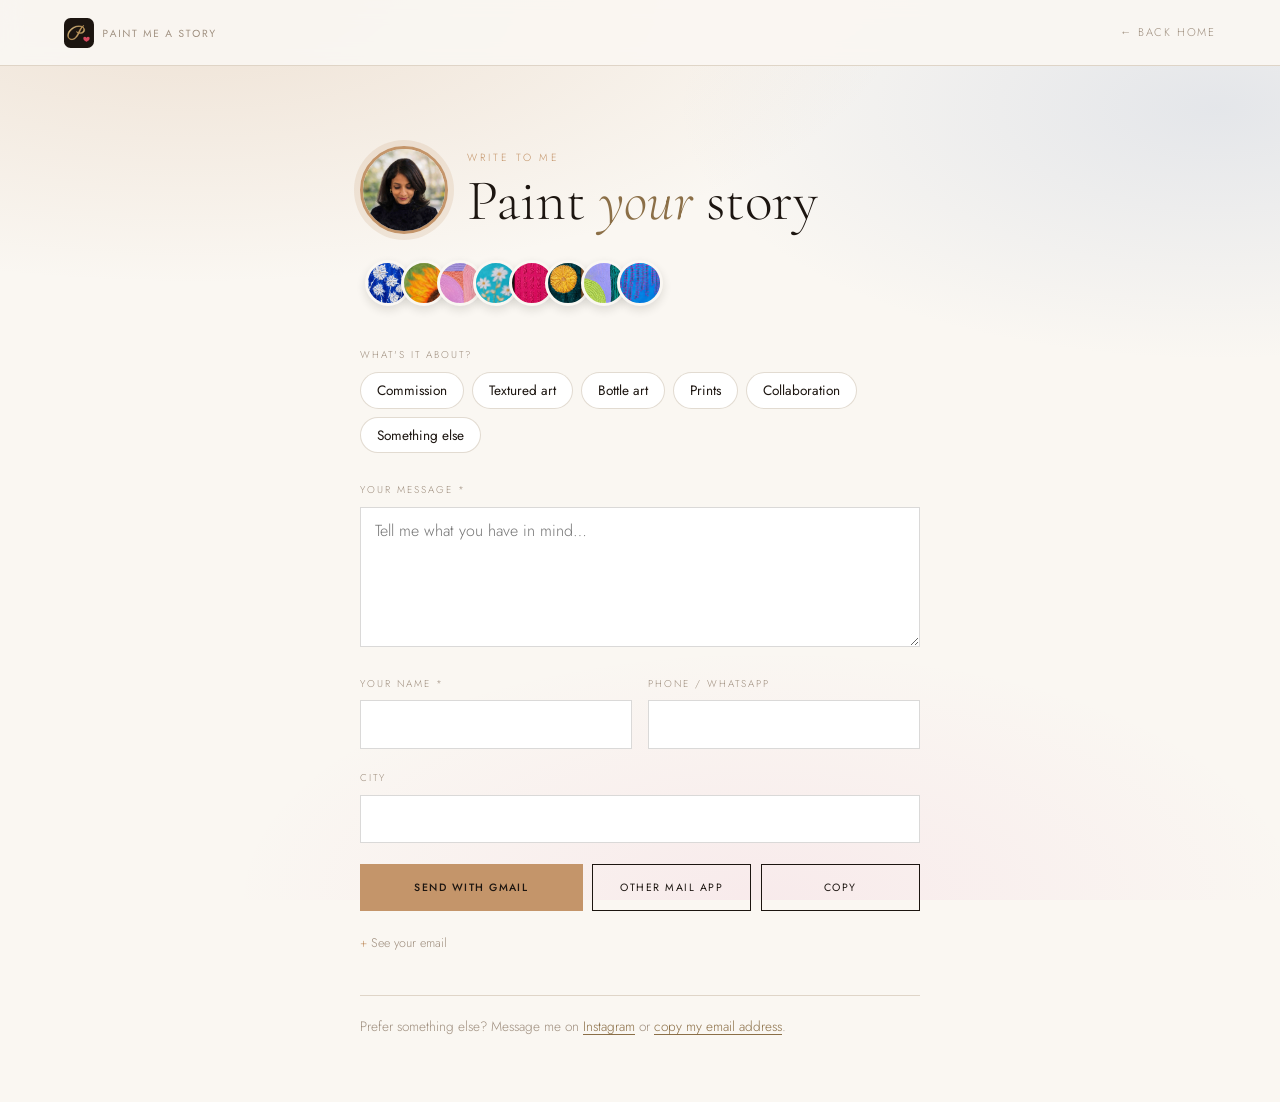
<file: enquire.html>
<!DOCTYPE html>
<html lang="en">
<head>
  <meta charset="UTF-8" />
  <meta name="viewport" content="width=device-width, initial-scale=1.0" />
  <title>Write to me | Paint Me A Story</title>

  <!-- LINK PREVIEWS -->
  <meta name="description" content="Tell me your colours, canvas size and story, and I’ll paint it for you." />
  <meta property="og:type" content="website" />
  <meta property="og:site_name" content="Paint Me A Story" />
  <meta property="og:url" content="https://www.paintmeastory.com/enquire.html" />
  <meta property="og:title" content="Write to me | Paint Me A Story" />
  <meta property="og:description" content="Tell me your colours, canvas size and story, and I’ll paint it for you." />
  <meta property="og:image" content="https://www.paintmeastory.com/images/share-home.jpg?v=3" />
  <meta property="og:image:width" content="1200" />
  <meta property="og:image:height" content="630" />
  <meta name="twitter:card" content="summary_large_image" />
  <link rel="canonical" href="https://www.paintmeastory.com/enquire.html" />

  <link rel="icon" href="/logo/favicon.ico" sizes="48x48" />
  <link rel="icon" type="image/png" sizes="192x192" href="/logo/favicon.png" />
  <link rel="icon" type="image/svg+xml" href="/logo/favicon.svg" />
  <link rel="apple-touch-icon" href="/logo/apple-touch-icon.png" />
  <link rel="preconnect" href="https://fonts.googleapis.com" />
  <link rel="preconnect" href="https://fonts.gstatic.com" crossorigin />
  <link href="https://fonts.googleapis.com/css2?family=Cormorant+Garamond:ital,wght@0,300;0,400;0,600;1,300;1,400&family=Jost:wght@300;400;500&display=swap" rel="stylesheet" />

  <style>
    *, *::before, *::after { box-sizing: border-box; margin: 0; padding: 0; }
    :root {
      --cream: #f5f0e8; --paper: #faf7f2; --ink: #1c1510;
      --warm: #8b6f47; --accent: #c4956a; --muted: #9e8e7e;
      --rule: rgba(139,111,71,.25);
      --serif: 'Cormorant Garamond', Georgia, serif;
      --sans: 'Jost', sans-serif;
    }
    body { color: var(--ink); font-family: var(--sans); font-size: 1rem; font-weight: 300; line-height: 1.7; }
    nav { position: sticky; top: 0; z-index: 10; display: flex; justify-content: space-between; align-items: center; padding: 1.1rem clamp(1.25rem, 6vw, 4rem); background: rgba(250,247,242,.92); backdrop-filter: blur(10px); border-bottom: 1px solid var(--rule); }
    nav a { text-decoration: none; }
    .logo { font-family: var(--serif); font-size: 1.15rem; color: var(--ink); letter-spacing: .04em; }
    .logo-img { display: block; }   /* size is set inside logo/logo.svg */
    @media (max-width: 600px) { .logo-img { transform: scale(.67); transform-origin: left center; } }   /* 2/3 size on phones */
    .back { font-size: .7rem; letter-spacing: .16em; text-transform: uppercase; color: var(--muted); }
    .back:hover { color: var(--ink); }

    main { max-width: 600px; margin: 0 auto; padding: clamp(3rem, 8vw, 5rem) 1.25rem 4rem; }
    .eyebrow { font-size: .65rem; letter-spacing: .28em; text-transform: uppercase; color: var(--accent); margin-bottom: .8rem; }
    h1 { font-family: var(--serif); font-weight: 300; font-size: clamp(2.6rem, 7vw, 3.6rem); line-height: 1.05; }
    h1 em { font-style: italic; color: var(--warm); }
    body { background: radial-gradient(ellipse 80% 45% at 15% 0%, rgba(196,149,106,.22), transparent 70%), radial-gradient(ellipse 60% 40% at 95% 12%, rgba(141,163,201,.2), transparent 70%), radial-gradient(ellipse 60% 40% at 60% 100%, rgba(224,85,154,.08), transparent 70%), var(--paper); background-attachment: fixed; }
    .hello { display: flex; align-items: center; gap: 1.2rem; }
    .me { width: 88px; height: 88px; border-radius: 50%; object-fit: cover; border: 3px solid var(--accent); box-shadow: 0 0 0 6px rgba(196,149,106,.18); flex-shrink: 0; }
    .hello .eyebrow { margin-bottom: .3rem; }
    .dots { display: flex; margin: 1.6rem 0 2.6rem; padding-left: .3rem; }
    .dots i { width: 46px; height: 46px; border-radius: 50%; border: 3px solid var(--paper); margin-left: -10px; background-color: #e8e0d5; box-shadow: 0 4px 10px rgba(28,21,16,.12); transition: transform .3s; }
    .dots i:first-child { margin-left: 0; }
    .dots i:hover { transform: translateY(-4px) scale(1.08); z-index: 1; }

    .label { display: block; font-size: .62rem; letter-spacing: .2em; text-transform: uppercase; color: var(--muted); margin-bottom: .5rem; }
    .chips { display: flex; flex-wrap: wrap; gap: .5rem; margin-bottom: 1.8rem; }
    .chip { font: 400 .85rem var(--sans); color: var(--ink); background: #fff; border: 1px solid var(--rule); border-radius: 999px; padding: .45rem 1rem; cursor: pointer; transition: all .2s; }
    .chip:hover { border-color: var(--accent); }
    .chip[aria-pressed="true"] { background: var(--warm); color: var(--cream); border-color: var(--warm); }

    .field { margin-bottom: 1.3rem; }
    .row { display: grid; grid-template-columns: 1fr 1fr; gap: 1rem; }
    input, textarea { width: 100%; font: 300 1rem/1.5 var(--sans); color: var(--ink); background: #fff; border: 1px solid rgba(28,21,16,.16); padding: .7rem .85rem; border-radius: 0; transition: border-color .2s, box-shadow .2s; }
    input:focus, textarea:focus { outline: none; border-color: var(--warm); box-shadow: 0 0 0 3px rgba(196,149,106,.15); }
    textarea { min-height: 140px; resize: vertical; }
    .missing { border-color: #b4553a !important; animation: nudge .35s; }
    @keyframes nudge { 25% { transform: translateX(-4px); } 75% { transform: translateX(4px); } }

    .send { display: grid; grid-template-columns: 1.4fr 1fr 1fr; gap: .6rem; margin-top: .6rem; }
    .btn { font: 400 .66rem var(--sans); letter-spacing: .14em; text-transform: uppercase; text-decoration: none; padding: .95rem .8rem; border: 1px solid var(--ink); background: transparent; color: var(--ink); cursor: pointer; display: flex; align-items: center; justify-content: center; text-align: center; transition: background .2s, color .2s; }
    .btn:hover { background: var(--ink); color: var(--cream); }
    .btn-main { background: var(--accent); color: var(--ink); border-color: var(--accent); font-weight: 500; }
    .btn-main:hover { background: var(--warm); border-color: var(--warm); color: var(--cream); }
    .warn { margin-top: .8rem; display: flex; justify-content: space-between; align-items: center; gap: .8rem; flex-wrap: wrap; background: rgba(196,149,106,.14); border-left: 3px solid var(--accent); padding: .65rem .85rem; font-size: .85rem; }
    .warn[hidden] { display: none; }
    .warn button { font: 400 .62rem var(--sans); letter-spacing: .14em; text-transform: uppercase; background: none; border: 1px solid var(--warm); color: var(--warm); padding: .35rem .7rem; cursor: pointer; }

    details { margin-top: 1.4rem; }
    summary { cursor: pointer; font-size: .78rem; color: var(--muted); list-style: none; }
    summary::-webkit-details-marker { display: none; }
    summary::before { content: '+ '; color: var(--accent); }
    details[open] summary::before { content: '− '; }
    .preview { margin-top: .8rem; background: #fff; border: 1px solid var(--rule); padding: 1rem 1.1rem; font-size: .85rem; line-height: 1.65; color: #4a3d31; white-space: pre-wrap; }
    .preview b { display: block; font-family: var(--serif); font-weight: 400; font-size: 1.1rem; color: var(--ink); margin-bottom: .6rem; }

    .other { margin-top: 2.5rem; padding-top: 1.2rem; border-top: 1px solid var(--rule); font-size: .85rem; color: var(--muted); }
    .other a, .other button { color: var(--warm); background: none; border: none; font: inherit; cursor: pointer; text-decoration: underline; text-underline-offset: 3px; }

    .toast { position: fixed; left: 50%; bottom: 2rem; transform: translateX(-50%) translateY(20px); background: var(--ink); color: var(--cream); padding: .8rem 1.3rem; font-size: .85rem; opacity: 0; transition: all .3s; pointer-events: none; z-index: 50; }
    .toast.show { opacity: 1; transform: translateX(-50%); }
    @media (max-width: 560px) { .row, .send { grid-template-columns: 1fr; } .me { width: 68px; height: 68px; } .dots i { width: 38px; height: 38px; } }
  </style>
</head>
<body>

<nav>
  <a href="index.html" class="logo"><img src="logo/logo.svg" alt="Paint Me A Story" class="logo-img" /></a>
  <a href="index.html" class="back">← Back home</a>
</nav>

<main>
  <div class="hello">
    <img class="me" src="images/photo.png" alt="Ashwini Iyer" onerror="this.remove()" />
    <div>
      <p class="eyebrow">Write to me</p>
      <h1>Paint <em>your</em> story</h1>
    </div>
  </div>
  <div class="dots" aria-hidden="true">
    <i style="background-image:url(textured-art-lite/06-blue-blooms.jpg);background-size:452% auto;background-position:24.1% 50.0%"></i>
    <i style="background-image:url(textured-art-lite/05-sunlit.jpg);background-size:370% auto;background-position:20.6% 57.4%"></i>
    <i style="background-image:url(textured-art-lite/02-pastel-layers.jpg);background-size:418% auto;background-position:19.9% 52.0%"></i>
    <i style="background-image:url(textured-art-lite/28-summer-blues.jpg);background-size:370% auto;background-position:20.6% 55.2%"></i>
    <i style="background-image:url(textured-art-lite/24-pink-rhythm.jpg);background-size:398% auto;background-position:19.6% 42.5%"></i>
    <i style="background-image:url(textured-art-lite/15-golden-bloom.jpg);background-size:467% auto;background-position:24.3% 51.3%"></i>
    <i style="background-image:url(textured-art-lite/01-lavender-grove.jpg);background-size:393% auto;background-position:22.6% 50.0%"></i>
    <i style="background-image:url(textured-art-lite/20-pink-cascade.jpg);background-size:370% auto;background-position:21.2% 49.0%"></i>
  </div>

  <span class="label">What's it about?</span>
  <div class="chips" id="topics"></div>

  <div class="field">
    <label class="label" for="f-msg">Your message *</label>
    <textarea id="f-msg" placeholder="Tell me what you have in mind…"></textarea>
  </div>
  <div class="row">
    <div class="field"><label class="label" for="f-name">Your name *</label><input id="f-name" autocomplete="name" /></div>
    <div class="field"><label class="label" for="f-phone">Phone / WhatsApp</label><input id="f-phone" type="tel" autocomplete="tel" /></div>
  </div>
  <div class="field"><label class="label" for="f-city">City</label><input id="f-city" autocomplete="address-level2" /></div>

  <div class="send">
    <a class="btn btn-main" id="send-gmail" target="_blank" rel="noopener">Send with Gmail</a>
    <a class="btn" id="send-mail">Other mail app</a>
    <button class="btn" type="button" id="send-copy">Copy</button>
  </div>
  <div class="warn" id="warn" hidden>
    <span id="warn-text"></span>
    <button type="button" id="warn-anyway">Continue anyway</button>
  </div>

  <details>
    <summary>See your email</summary>
    <div class="preview"><b id="subj"></b><span id="body"></span></div>
  </details>

  <p class="other">Prefer something else? Message me on <a href="https://instagram.com/paintmeastoryofficial" target="_blank" rel="noopener">Instagram</a> or <button type="button" id="copy-addr">copy my email address</button>.</p>
</main>
<div class="toast" id="toast"></div>

<script>
const EMAIL = 'paintmeastoryofficial@gmail.com';
const TOPICS = [
  ['commission', 'Commission'], ['textured', 'Textured art'], ['bottle', 'Bottle art'],
  ['prints', 'Prints'], ['collab', 'Collaboration'], ['hello', 'Something else']
];
const $ = id => document.getElementById(id), val = id => $(id).value.trim();
let topic = '';

TOPICS.forEach(([id, name]) => {
  const c = document.createElement('button');
  c.type = 'button'; c.className = 'chip'; c.textContent = name; c.dataset.id = id; c.setAttribute('aria-pressed', 'false');
  c.addEventListener('click', () => pick(topic === id ? '' : id));
  $('topics').appendChild(c);
});
function pick(id) {
  topic = id;
  [...$('topics').children].forEach(c => c.setAttribute('aria-pressed', c.dataset.id === id));
  refresh();
}
const topicName = () => (TOPICS.find(t => t[0] === topic) || [, ''])[1];

function letter() {
  const name = val('f-name') || '[your name]', first = name.split(' ')[0];
  const subject = (topicName() ? topicName() + ' — ' : 'Hello — ') + 'a message from ' + (val('f-name') ? first : 'a visitor');
  const body = 'Dear Ashwini,\n\n' + (val('f-msg') || '[your message]') + '\n\n' +
    (topicName() ? 'About: ' + topicName() + '\n' : '') +
    'Name: ' + name + '\n' +
    'Phone / WhatsApp: ' + (val('f-phone') || '—') + '\n' +
    'City: ' + (val('f-city') || '—') + '\n\n' +
    'Thank you,\n' + first;
  return { subject, body };
}
function refresh() {
  const { subject, body } = letter(), q = encodeURIComponent;
  $('subj').textContent = subject; $('body').textContent = body;
  $('send-gmail').href = 'https://mail.google.com/mail/?view=cm&fs=1&to=' + q(EMAIL) + '&su=' + q(subject) + '&body=' + q(body);
  $('send-mail').href = 'mailto:' + EMAIL + '?subject=' + q(subject) + '&body=' + q(body);
}
function toast(m) { const t = $('toast'); t.textContent = m; t.classList.add('show'); setTimeout(() => t.classList.remove('show'), 2600); }
async function copyText(text) {
  try { await navigator.clipboard.writeText(text); return true; }
  catch (e) {
    const ta = document.createElement('textarea'); ta.value = text; ta.style.position = 'fixed'; ta.style.opacity = '0';
    document.body.appendChild(ta); ta.select(); let ok = false; try { ok = document.execCommand('copy'); } catch (e2) {}
    ta.remove(); return ok;
  }
}
function remember() { try { ['f-name', 'f-phone', 'f-city'].forEach(k => localStorage.setItem('pmas-' + k, val(k))); } catch (e) {} }

let pending = null;
function check(e, action) {
  const missing = ['f-msg', 'f-name'].filter(k => !val(k));
  if (!missing.length) { $('warn').hidden = true; return false; }
  e.preventDefault();
  missing.forEach(k => { $(k).classList.remove('missing'); void $(k).offsetWidth; $(k).classList.add('missing'); });
  $(missing[0]).focus();
  $('warn-text').textContent = missing.length === 2 ? 'Please add a message and your name.' : missing[0] === 'f-name' ? 'Please add your name.' : 'Please add a message.';
  pending = action; $('warn').hidden = false;
  return true;
}
const openLink = id => { remember(); refresh(); const a = $(id); if (a.target === '_blank') window.open(a.href, '_blank', 'noopener'); else location.href = a.href; };
async function copyLetter() {
  remember(); refresh();
  const { subject, body } = letter();
  toast(await copyText('To: ' + EMAIL + '\nSubject: ' + subject + '\n\n' + body) ? 'Copied — paste it into a new mail to ' + EMAIL : 'Could not copy — please select the text and copy it');
}
['send-gmail', 'send-mail'].forEach(k => $(k).addEventListener('click', e => { if (!check(e, () => openLink(k))) { remember(); refresh(); } }));
$('send-copy').addEventListener('click', e => { if (!check(e, copyLetter)) copyLetter(); });
$('warn-anyway').addEventListener('click', () => { $('warn').hidden = true; document.querySelectorAll('.missing').forEach(x => x.classList.remove('missing')); if (pending) pending(); });
$('copy-addr').addEventListener('click', async () => toast(await copyText(EMAIL) ? 'Email address copied' : EMAIL));
['f-msg', 'f-name', 'f-phone', 'f-city'].forEach(k => $(k).addEventListener('input', () => {
  $(k).classList.remove('missing'); if (val('f-msg') && val('f-name')) $('warn').hidden = true; refresh();
}));

try { ['f-name', 'f-phone', 'f-city'].forEach(k => { const v = localStorage.getItem('pmas-' + k); if (v) $(k).value = v; }); } catch (e) {}
const want = new URLSearchParams(location.search).get('topic');
pick(TOPICS.some(t => t[0] === want) ? want : '');
</script>
</body>
</html>
</file>
